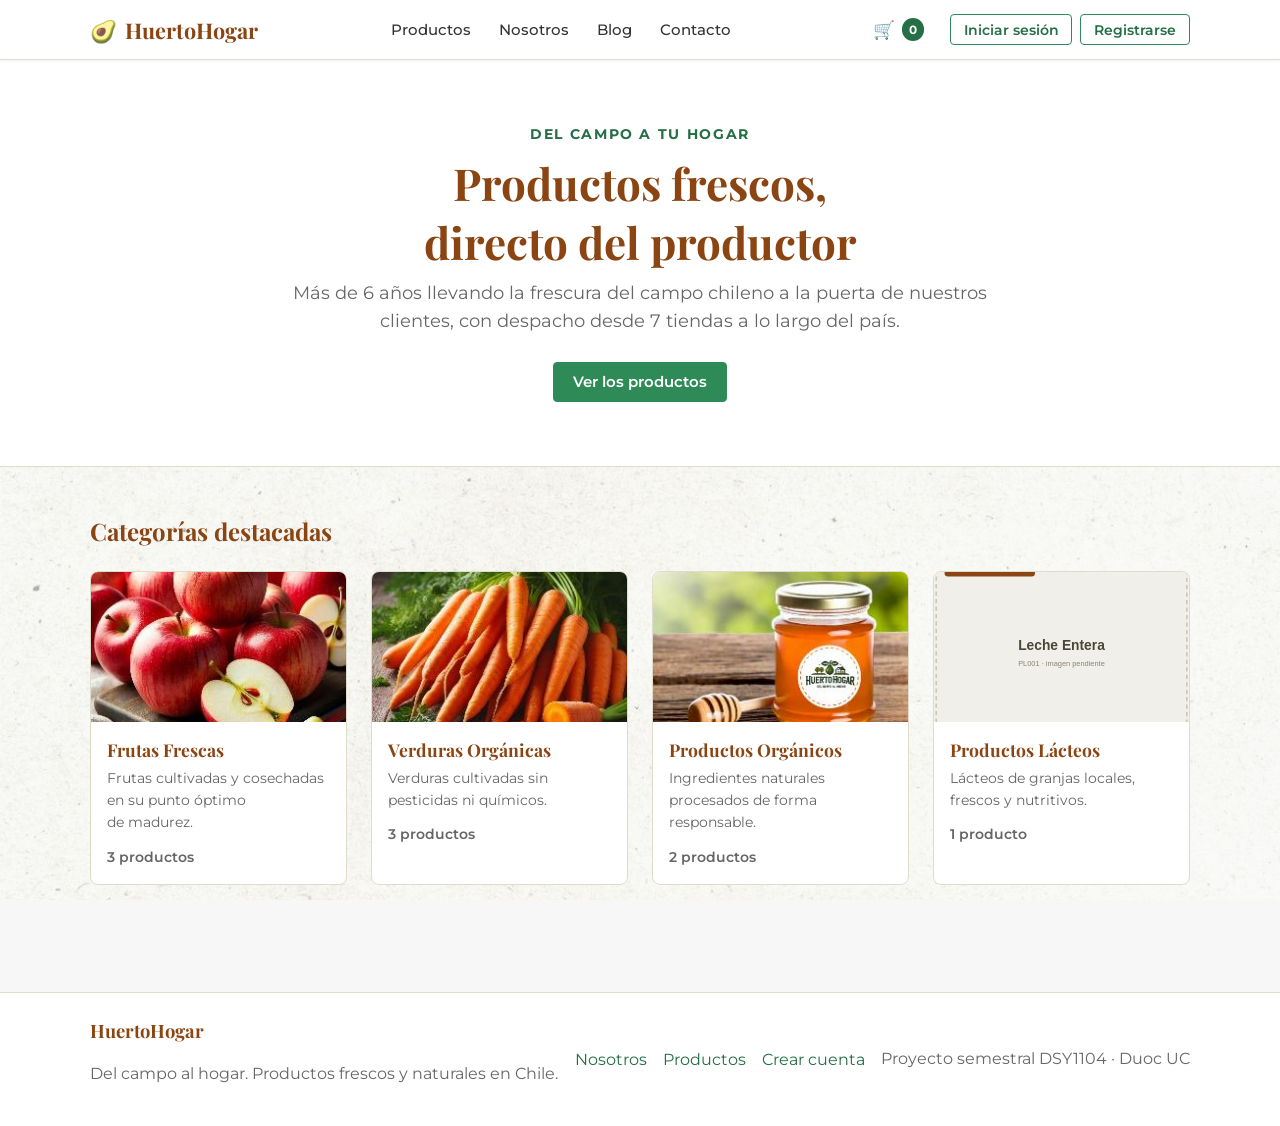
<file: frontend/index.html>
<!DOCTYPE html>
<html lang="es">

<head>
    <meta charset="utf-8">
    <meta name="viewport" content="width=device-width, initial-scale=1">
    <title>HuertoHogar — Del campo a tu hogar</title>
    <link rel="stylesheet" href="css/main.css">
</head>

<body data-page="index">
    <div data-parcial="header"></div>

    <main>
        <section class="hero">
            <div class="container hero-inner">
                <p class="eyebrow">Del campo a tu hogar</p>
                <h1>Productos frescos, directo del productor</h1>
                <p class="hero-lead">Más de 6 años llevando la frescura del campo chileno a la
                    puerta de nuestros clientes, con despacho desde 7 tiendas a lo largo del país.</p>
                <a class="btn btn-primary" href="productos.html">Ver los productos</a>
            </div>
        </section>

        <!-- inicio.js rellena la grilla con las categorías de productos.json. -->
        <section class="categorias container" aria-labelledby="titulo-categorias">
            <h2 id="titulo-categorias">Categorías destacadas</h2>
            <div class="grid-categorias" id="grid-categorias"></div>
        </section>
    </main>

    <div data-parcial="footer"></div>

    <script src="js/carrito.js"></script>
    <script src="js/productos.js"></script>
    <script src="js/inicio.js"></script>
    <script src="js/layout.js"></script>
</body>

</html>
</file>
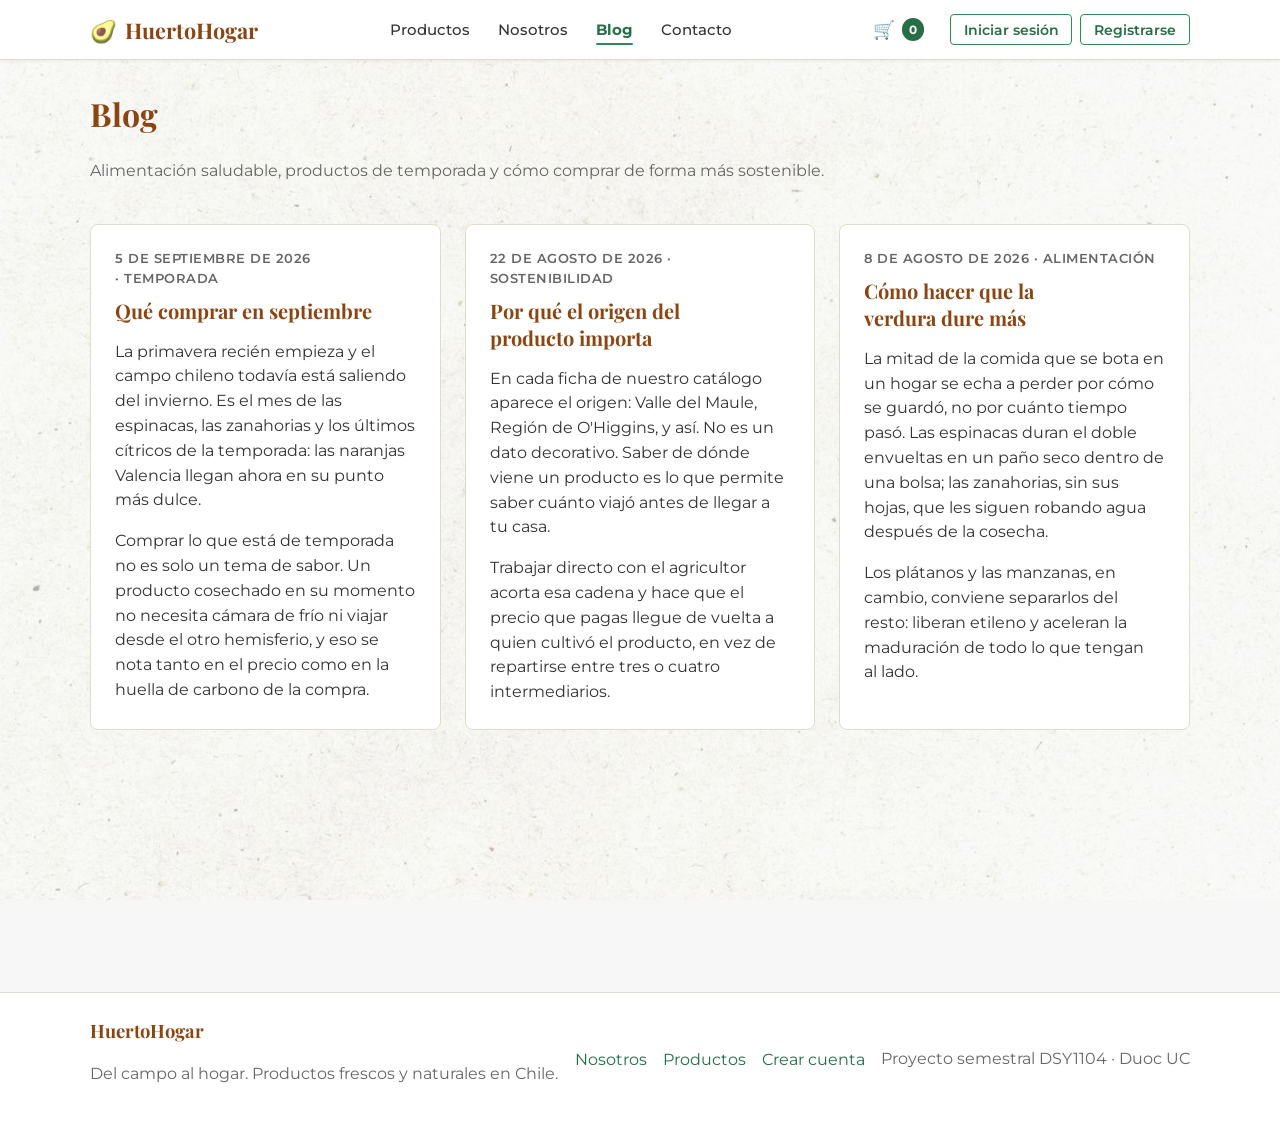
<file: frontend/blog.html>
<!DOCTYPE html>
<html lang="es">

<head>
    <meta charset="utf-8">
    <meta name="viewport" content="width=device-width, initial-scale=1">
    <title>Blog — HuertoHogar</title>
    <link rel="stylesheet" href="css/main.css">
</head>

<body data-page="blog">
    <div data-parcial="header"></div>

    <main class="container blog-pagina">
        <h1>Blog</h1>
        <p class="txt-secundario">Alimentación saludable, productos de temporada y
            cómo comprar de forma más sostenible.</p>

        <div class="grid-articulos">
            <article class="articulo-card">
                <p class="articulo-meta">
                    <time datetime="2026-09-05">5 de septiembre de 2026</time>
                    · Temporada
                </p>
                <h2>Qué comprar en septiembre</h2>
                <p>La primavera recién empieza y el campo chileno todavía está saliendo
                    del invierno. Es el mes de las espinacas, las zanahorias y los
                    últimos cítricos de la temporada: las naranjas Valencia llegan
                    ahora en su punto más dulce.</p>
                <p>Comprar lo que está de temporada no es solo un tema de sabor. Un
                    producto cosechado en su momento no necesita cámara de frío ni viajar
                    desde el otro hemisferio, y eso se nota tanto en el precio como en
                    la huella de carbono de la compra.</p>
            </article>

            <article class="articulo-card">
                <p class="articulo-meta">
                    <time datetime="2026-08-22">22 de agosto de 2026</time>
                    · Sostenibilidad
                </p>
                <h2>Por qué el origen del producto importa</h2>
                <p>En cada ficha de nuestro catálogo aparece el origen: Valle del Maule,
                    Región de O'Higgins, y así. No es un dato decorativo. Saber de dónde
                    viene un producto es lo que permite saber cuánto viajó antes de
                    llegar a tu casa.</p>
                <p>Trabajar directo con el agricultor acorta esa cadena y hace que el
                    precio que pagas llegue de vuelta a quien cultivó el producto, en
                    vez de repartirse entre tres o cuatro intermediarios.</p>
            </article>

            <article class="articulo-card">
                <p class="articulo-meta">
                    <time datetime="2026-08-08">8 de agosto de 2026</time>
                    · Alimentación
                </p>
                <h2>Cómo hacer que la verdura dure más</h2>
                <p>La mitad de la comida que se bota en un hogar se echa a perder por
                    cómo se guardó, no por cuánto tiempo pasó. Las espinacas duran el
                    doble envueltas en un paño seco dentro de una bolsa; las zanahorias,
                    sin sus hojas, que les siguen robando agua después de la cosecha.</p>
                <p>Los plátanos y las manzanas, en cambio, conviene separarlos del
                    resto: liberan etileno y aceleran la maduración de todo lo que
                    tengan al lado.</p>
            </article>
        </div>
    </main>

    <div data-parcial="footer"></div>

    <script src="js/carrito.js"></script>
    <script src="js/layout.js"></script>
</body>

</html>
</file>
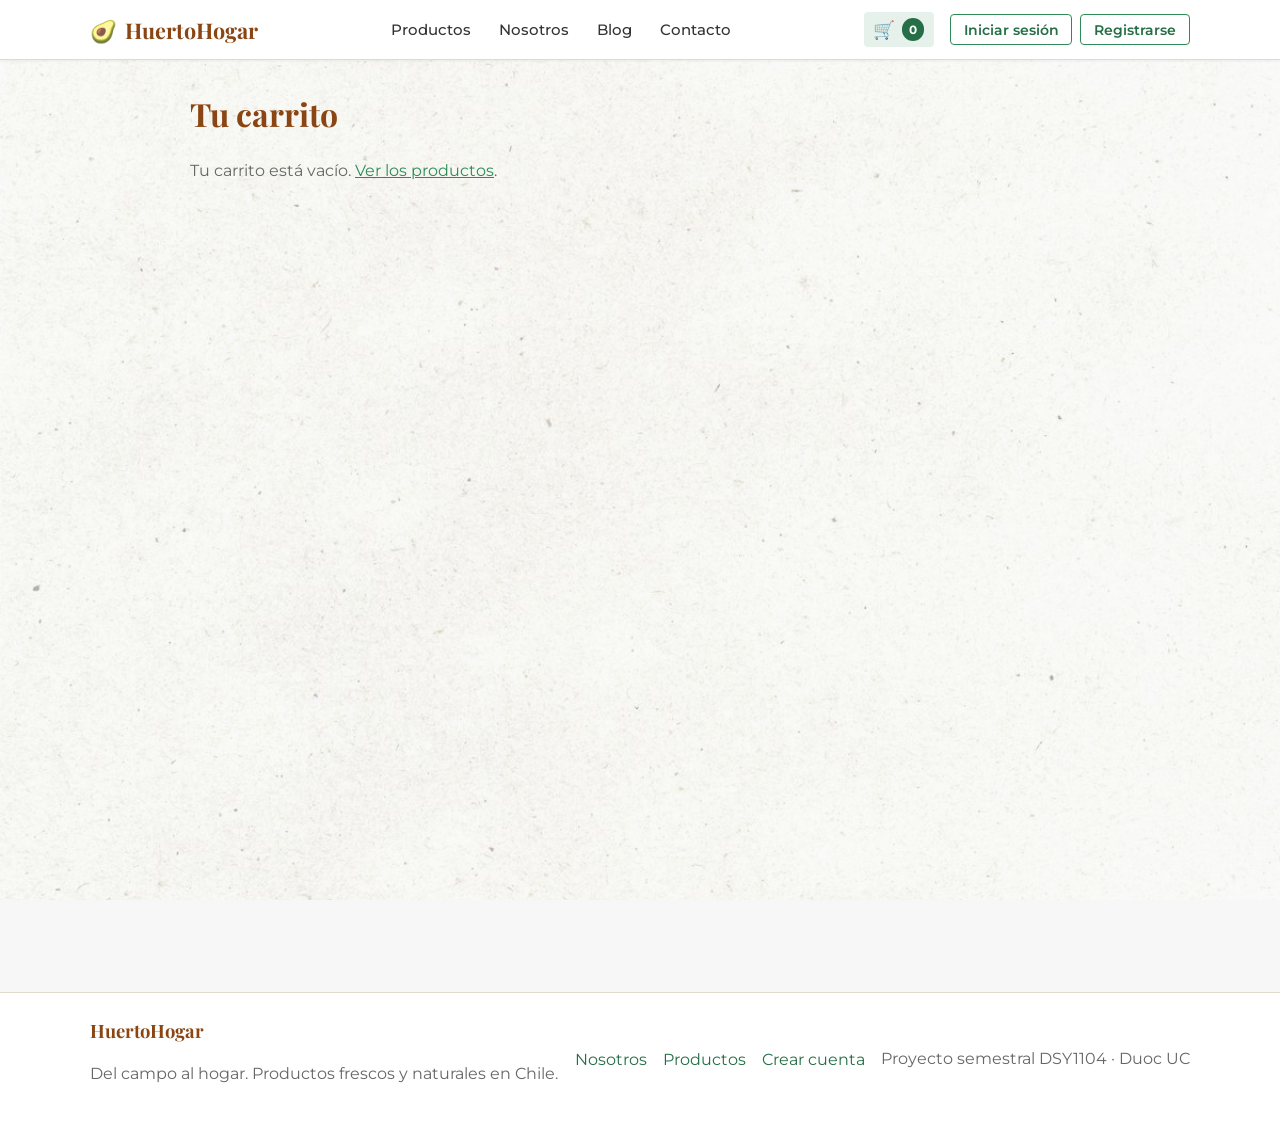
<file: frontend/carrito.html>
<!DOCTYPE html>
<html lang="es">

<head>
    <meta charset="utf-8">
    <meta name="viewport" content="width=device-width, initial-scale=1">
    <title>Carrito — HuertoHogar</title>
    <link rel="stylesheet" href="css/main.css">
</head>

<body data-page="carrito">
    <div data-parcial="header"></div>

    <main class="container carrito-pagina">
        <h1>Tu carrito</h1>

        <ul id="lista-carrito" class="carrito-lista">
          <!-- Los items del carrito se mostrarán aquí -->
        </ul>

        <!-- renderizarCarrito() muestra este párrafo y esconde #resumen-carrito
             cuando el carrito está vacío, y al revés cuando tiene items. -->
        <p id="carrito-vacio" class="carrito-vacio">
          Tu carrito está vacío. <a href="productos.html">Ver los productos</a>.
        </p>

        <div id="resumen-carrito" class="carrito-resumen">
          <p class="carrito-total">Total: <span id="total-carrito">0</span></p>
          <div class="carrito-acciones">
            <button id="btn-vaciar" class="btn">Vaciar carrito</button>
            <button id="btn-confirmar" class="btn btn-primary">Confirmar pedido</button>
          </div>
        </div>

        <!-- confirmarPedido() pinta acá la boleta y saca el hidden. -->
        <section id="comprobante" class="comprobante" aria-live="polite" hidden></section>
    </main>

    <div data-parcial="footer"></div>

    <script src="js/carrito.js"></script>
    <script src="js/carrito-vista.js"></script>
    <script src="js/layout.js"></script>
</body>

</html>
</file>
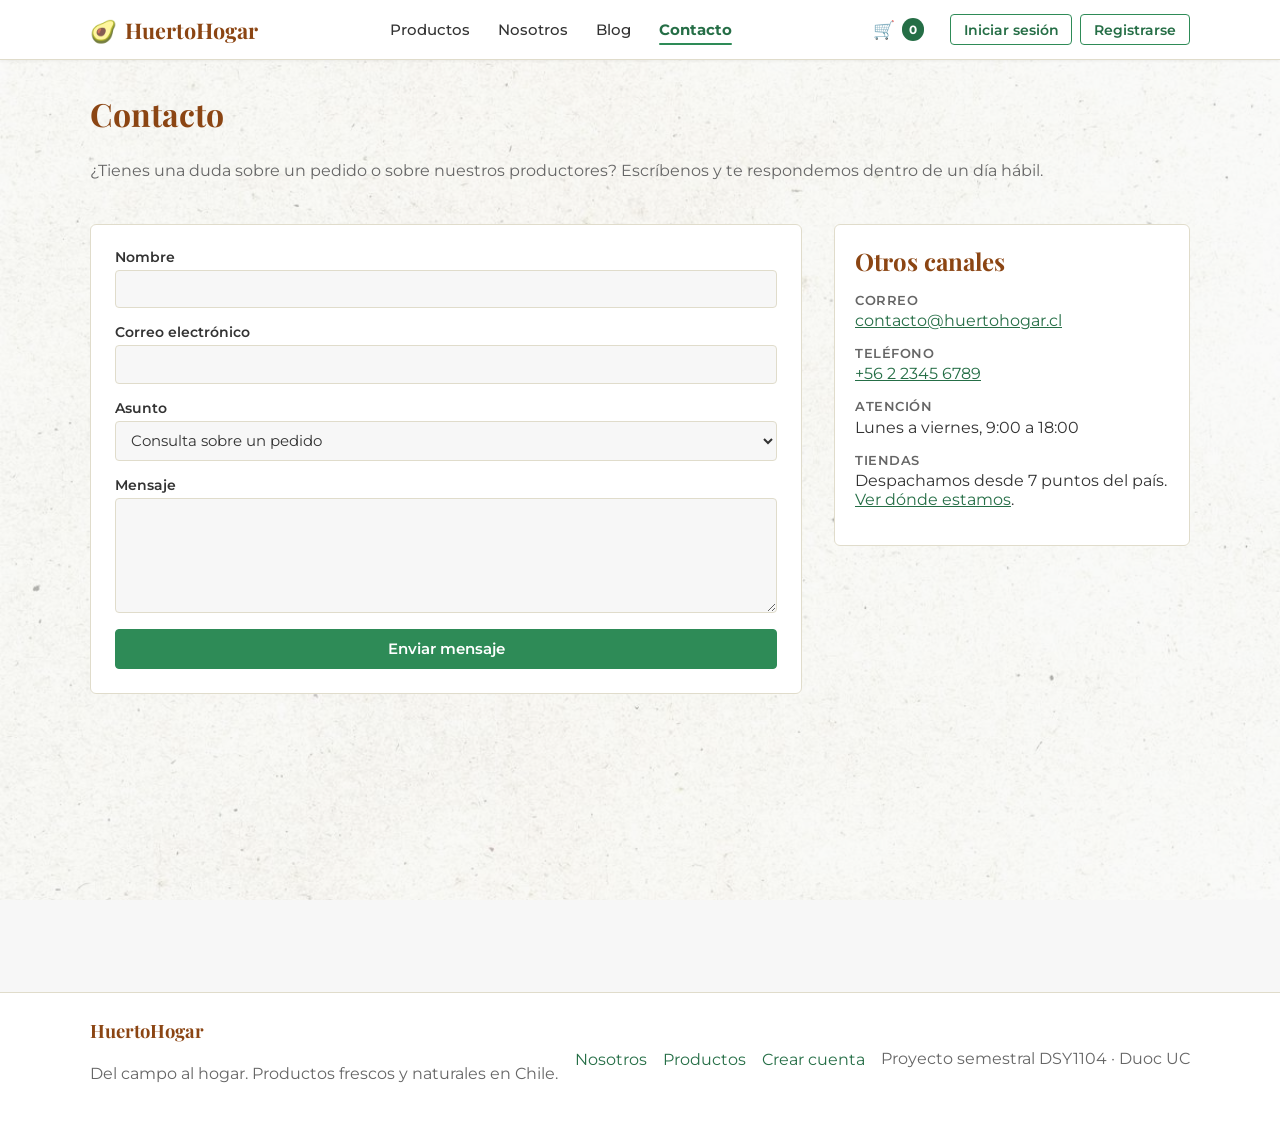
<file: frontend/contacto.html>
<!DOCTYPE html>
<html lang="es">

<head>
    <meta charset="utf-8">
    <meta name="viewport" content="width=device-width, initial-scale=1">
    <title>Contacto — HuertoHogar</title>
    <link rel="stylesheet" href="css/main.css">
</head>

<body data-page="contacto">
    <div data-parcial="header"></div>

    <!-- novalidate por la misma razón que en login y registro: la EV1 pide que
         las validaciones las haga JavaScript y no el navegador. -->
    <main class="container contacto-pagina">
        <h1>Contacto</h1>
        <p class="txt-secundario">¿Tienes una duda sobre un pedido o sobre nuestros
            productores? Escríbenos y te respondemos dentro de un día hábil.</p>

        <div class="contacto-columnas">
            <form class="formulario" id="form-contacto" novalidate>
                <p class="form-mensaje" id="contacto-mensaje" role="status"></p>

                <div class="campo">
                    <label for="contacto-nombre">Nombre</label>
                    <input type="text" id="contacto-nombre" name="nombre" autocomplete="name"
                        aria-describedby="error-contacto-nombre">
                    <p class="error" id="error-contacto-nombre"></p>
                </div>

                <div class="campo">
                    <label for="contacto-email">Correo electrónico</label>
                    <input type="email" id="contacto-email" name="email" autocomplete="email"
                        aria-describedby="error-contacto-email">
                    <p class="error" id="error-contacto-email"></p>
                </div>

                <div class="campo">
                    <label for="contacto-asunto">Asunto</label>
                    <select id="contacto-asunto" name="asunto">
                        <option value="pedido">Consulta sobre un pedido</option>
                        <option value="productos">Consulta sobre un producto</option>
                        <option value="despacho">Despacho y cobertura</option>
                        <option value="otro">Otro</option>
                    </select>
                </div>

                <div class="campo">
                    <label for="contacto-mensaje-texto">Mensaje</label>
                    <textarea id="contacto-mensaje-texto" name="mensaje" rows="5"
                        aria-describedby="error-contacto-mensaje"></textarea>
                    <p class="error" id="error-contacto-mensaje"></p>
                </div>

                <button type="submit" class="btn btn-primary">Enviar mensaje</button>
            </form>

            <aside class="contacto-datos" aria-labelledby="titulo-datos">
                <h2 id="titulo-datos">Otros canales</h2>
                <dl>
                    <dt>Correo</dt>
                    <dd><a href="mailto:contacto@huertohogar.cl">contacto@huertohogar.cl</a></dd>

                    <dt>Teléfono</dt>
                    <dd><a href="tel:+56223456789">+56 2 2345 6789</a></dd>

                    <dt>Atención</dt>
                    <dd>Lunes a viernes, 9:00 a 18:00</dd>

                    <dt>Tiendas</dt>
                    <dd>Despachamos desde 7 puntos del país.
                        <a href="nosotros.html">Ver dónde estamos</a>.</dd>
                </dl>
            </aside>
        </div>
    </main>

    <div data-parcial="footer"></div>

    <script src="js/carrito.js"></script>
    <script src="js/validaciones.js"></script>
    <script src="js/layout.js"></script>
</body>

</html>
</file>
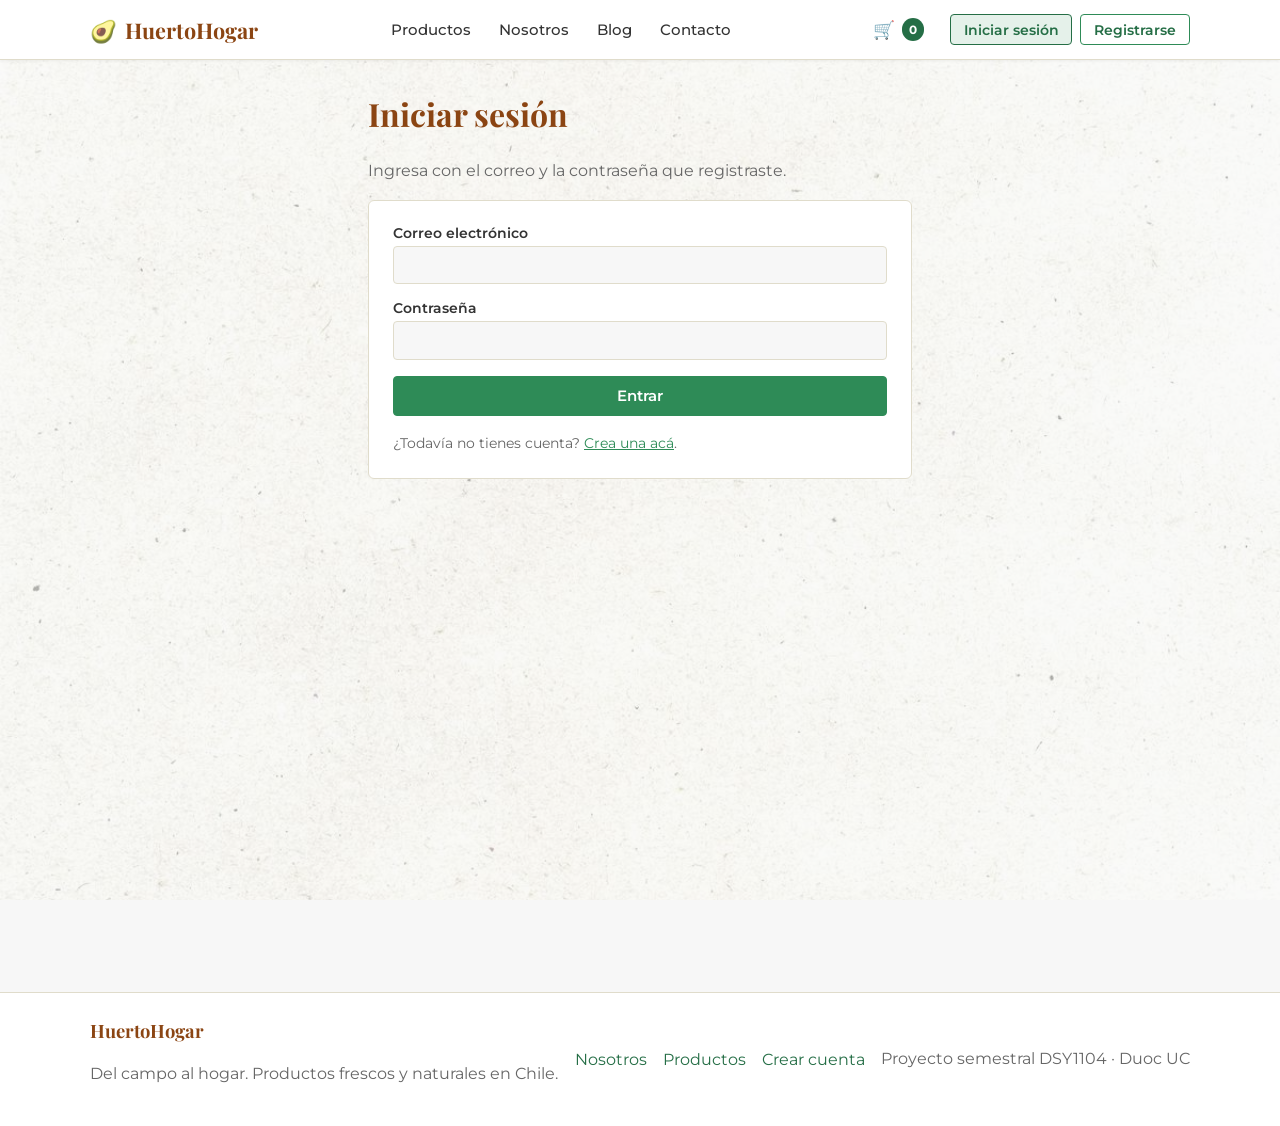
<file: frontend/login.html>
<!DOCTYPE html>
<html lang="es">

<head>
    <meta charset="utf-8">
    <meta name="viewport" content="width=device-width, initial-scale=1">
    <title>Iniciar sesión — HuertoHogar</title>
    <link rel="stylesheet" href="css/main.css">
</head>

<body data-page="login">
    <div data-parcial="header"></div>

    <!-- novalidate apaga la validación nativa del navegador a propósito: la EV1
         pide "validaciones mediante JavaScript", así que quien decide es
         validaciones.js y no el <input type="email">. -->
    <main class="formulario-pagina">
        <h1>Iniciar sesión</h1>
        <p class="txt-secundario">Ingresa con el correo y la contraseña que registraste.</p>

        <form class="formulario" id="form-login" novalidate>
            <p class="form-mensaje" id="login-mensaje" role="status"></p>

            <div class="campo">
                <label for="login-email">Correo electrónico</label>
                <input type="email" id="login-email" name="email" autocomplete="email"
                    aria-describedby="error-login-email">
                <p class="error" id="error-login-email"></p>
            </div>

            <div class="campo">
                <label for="login-password">Contraseña</label>
                <input type="password" id="login-password" name="password" autocomplete="current-password"
                    aria-describedby="error-login-password">
                <p class="error" id="error-login-password"></p>
            </div>

            <button type="submit" class="btn btn-primary">Entrar</button>
            <p class="form-pie">¿Todavía no tienes cuenta? <a href="registro.html">Crea una acá</a>.</p>
        </form>
    </main>

    <div data-parcial="footer"></div>

    <script src="js/carrito.js"></script>
    <script src="js/validaciones.js"></script>
    <script src="js/layout.js"></script>
</body>

</html>
</file>
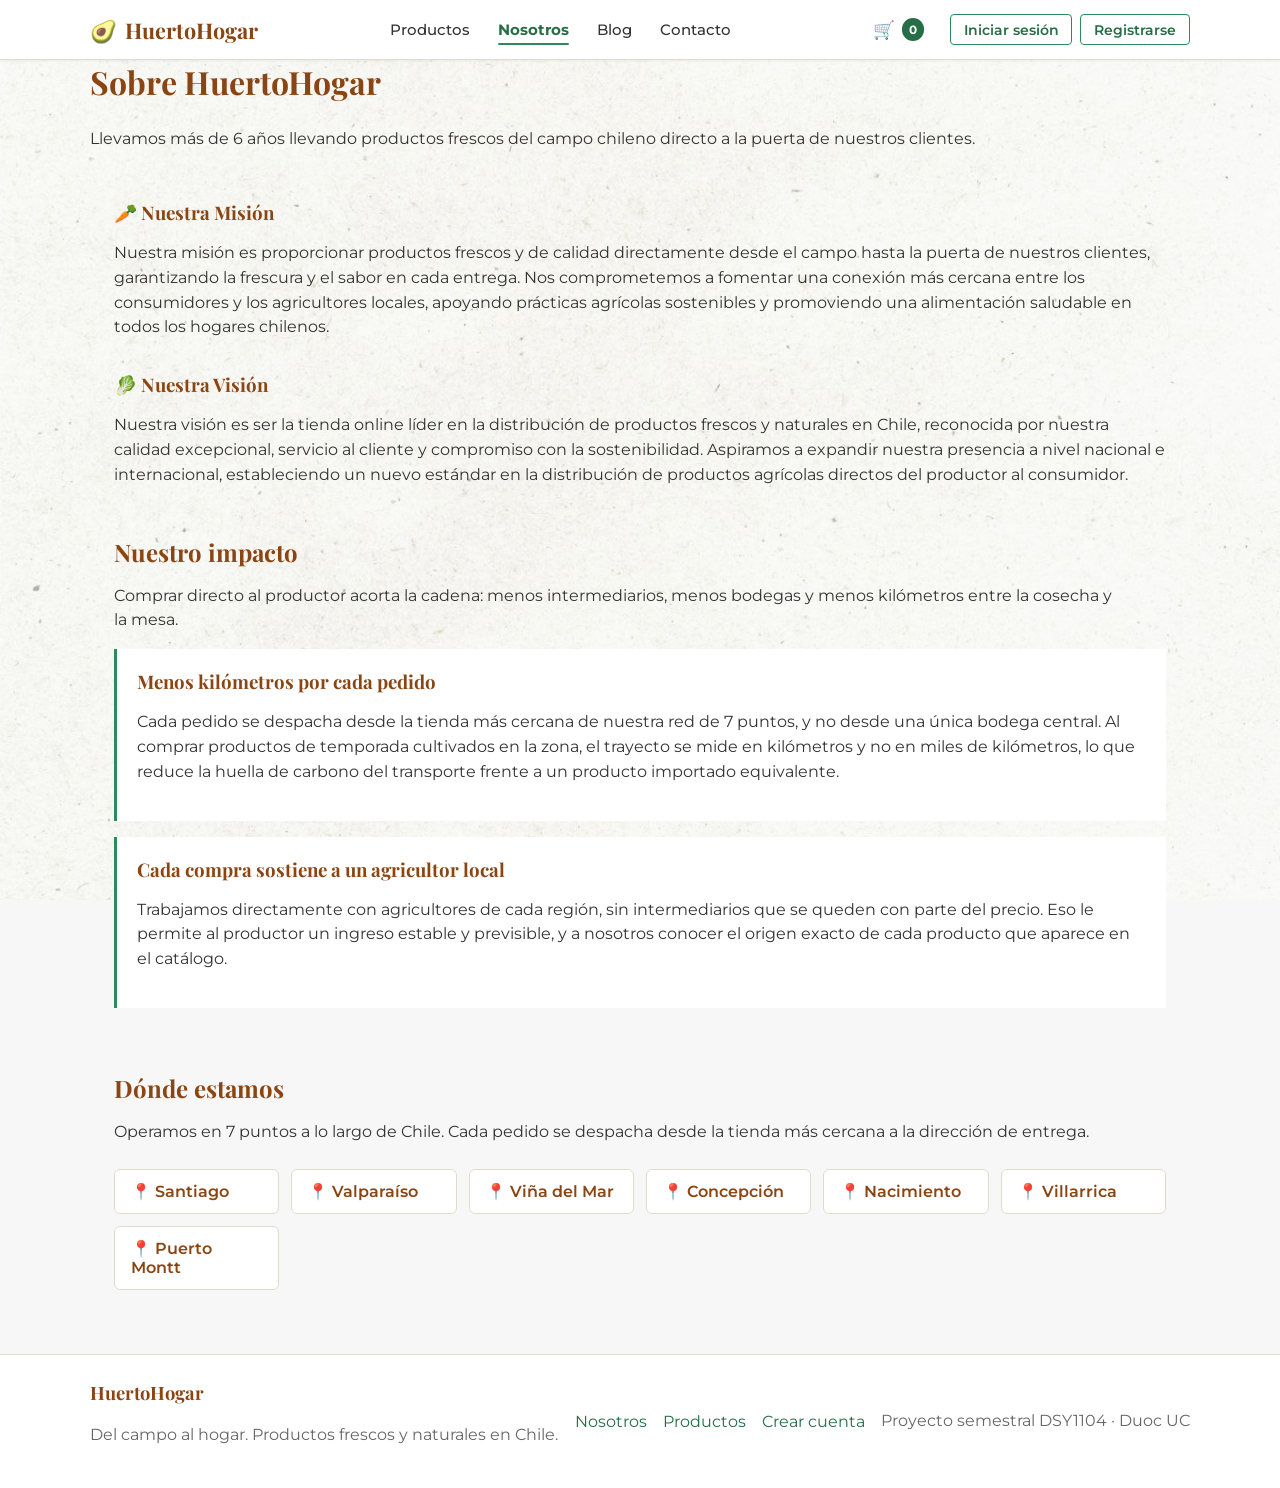
<file: frontend/nosotros.html>
<!DOCTYPE html>
<html lang="es">

<head>
    <meta charset="utf-8">
    <meta name="viewport" content="width=device-width, initial-scale=1">
    <title>Nosotros — HuertoHogar</title>
    <link rel="stylesheet" href="css/main.css">
</head>

<body data-page="nosotros">
    <div data-parcial="header"></div>

    <main class="container">
        <h1>Sobre HuertoHogar</h1>
        <p>Llevamos más de 6 años llevando productos frescos del campo chileno
            directo a la puerta de nuestros clientes.</p>

        <section class="mision-vision container" aria-labelledby="titulo-mision-vision">
            <h2 id="titulo-mision-vision" class="visualmente-oculto">Misión y visión</h2>
            <article class="mision">
                <h3>🥕 Nuestra Misión</h3>
                <p>Nuestra misión es proporcionar productos frescos y de calidad directamente desde el campo hasta
                    la puerta de nuestros clientes, garantizando la frescura y el sabor en cada entrega. Nos
                    comprometemos a fomentar una conexión más cercana entre los consumidores y los agricultores
                    locales, apoyando prácticas agrícolas sostenibles y promoviendo una alimentación saludable en
                    todos los hogares chilenos.</p>
            </article>
            <article class="vision">
                <h3>🥬 Nuestra Visión</h3>
                <p>Nuestra visión es ser la tienda online líder en la distribución de productos frescos y naturales en
                    Chile, reconocida por nuestra calidad excepcional, servicio al cliente y compromiso con la
                    sostenibilidad. Aspiramos a expandir nuestra presencia a nivel nacional e internacional,
                    estableciendo un nuevo estándar en la distribución de productos agrícolas directos del productor al
                    consumidor.</p>
            </article>
        </section>

        <section class="impacto-ambiental container" aria-labelledby="titulo-impacto">
            <h2 id="titulo-impacto">Nuestro impacto</h2>
            <p>Comprar directo al productor acorta la cadena: menos intermediarios,
                menos bodegas y menos kilómetros entre la cosecha y la mesa.</p>
            <div class="carbono">
                <h3>Menos kilómetros por cada pedido</h3>
                <p>Cada pedido se despacha desde la tienda más cercana de nuestra red
                    de 7 puntos, y no desde una única bodega central. Al comprar productos
                    de temporada cultivados en la zona, el trayecto se mide en kilómetros
                    y no en miles de kilómetros, lo que reduce la huella de carbono del
                    transporte frente a un producto importado equivalente.</p>
            </div>
            <div class="contribuciones">
                <h3>Cada compra sostiene a un agricultor local</h3>
                <p>Trabajamos directamente con agricultores de cada región, sin
                    intermediarios que se queden con parte del precio. Eso le permite al
                    productor un ingreso estable y previsible, y a nosotros conocer el
                    origen exacto de cada producto que aparece en el catálogo.</p>
            </div>
        </section>

        <section class="tiendas container" aria-labelledby="titulo-tiendas">
            <h2 id="titulo-tiendas">Dónde estamos</h2>
            <p>Operamos en 7 puntos a lo largo de Chile. Cada pedido se despacha
                desde la tienda más cercana a la dirección de entrega.</p>
            <ul class="lista-tiendas">
                <li>Santiago</li>
                <li>Valparaíso</li>
                <li>Viña del Mar</li>
                <li>Concepción</li>
                <li>Nacimiento</li>
                <li>Villarrica</li>
                <li>Puerto Montt</li>
            </ul>
        </section>
    </main>

    <div data-parcial="footer"></div>

    <script src="js/carrito.js"></script>
    <script src="js/layout.js"></script>
</body>

</html>
</file>
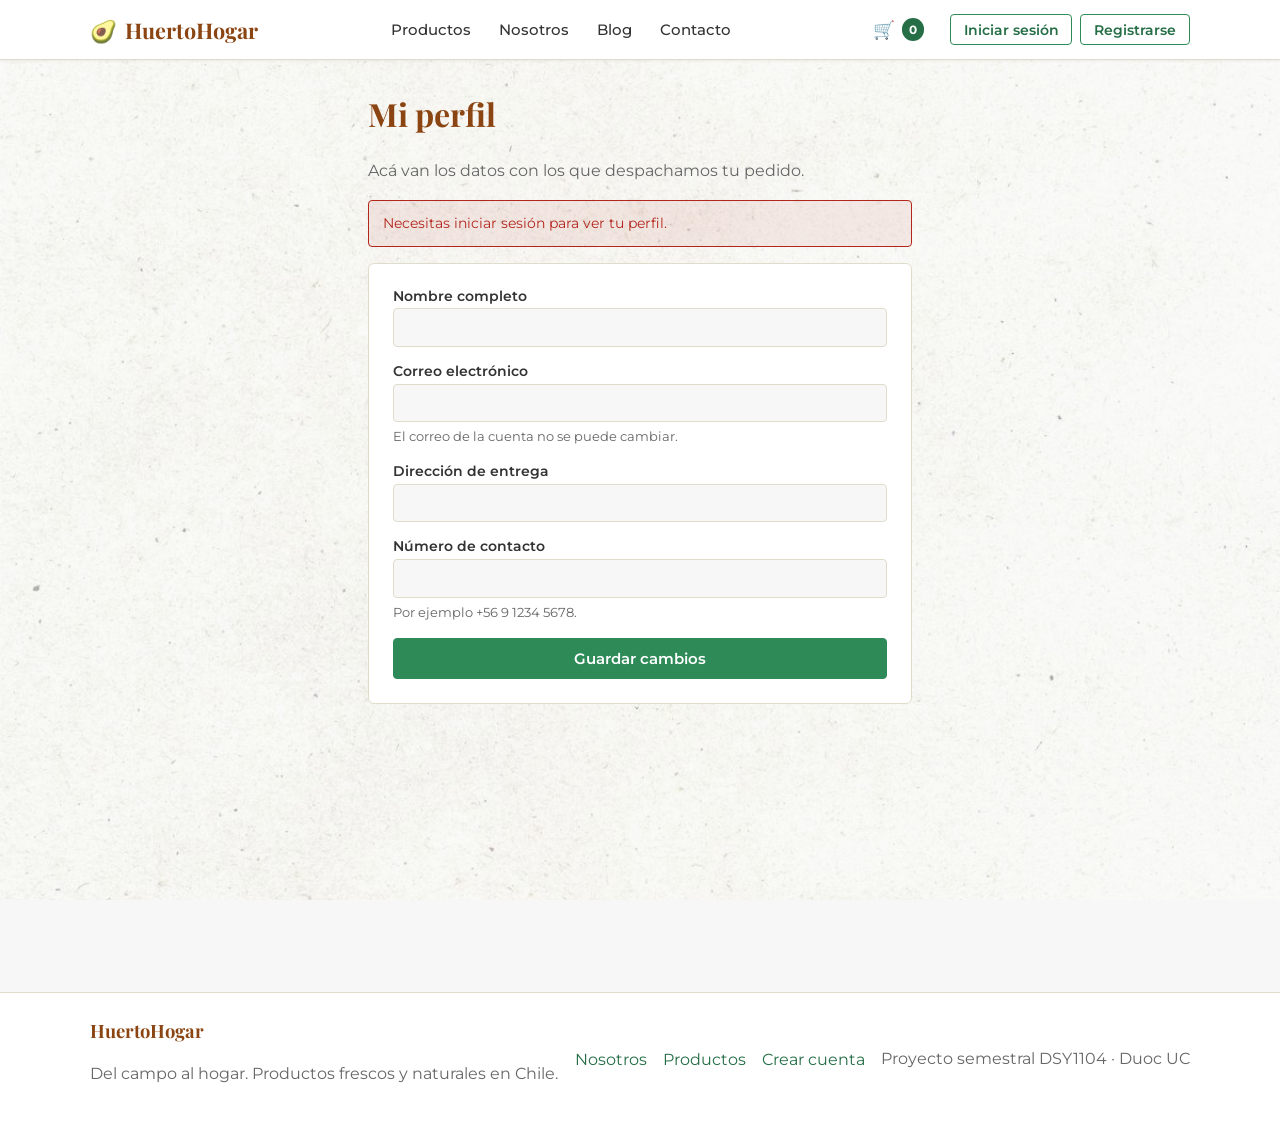
<file: frontend/perfil.html>
<!DOCTYPE html>
<html lang="es">

<head>
    <meta charset="utf-8">
    <meta name="viewport" content="width=device-width, initial-scale=1">
    <title>Mi perfil — HuertoHogar</title>
    <link rel="stylesheet" href="css/main.css">
</head>

<body data-page="perfil">
    <div data-parcial="header"></div>

    <!-- novalidate: la validación la hace validaciones.js, no el navegador
         (requisito de la EV1). Ver el mismo comentario en login.html. -->
    <main class="formulario-pagina">
        <h1>Mi perfil</h1>
        <p class="txt-secundario">Acá van los datos con los que despachamos tu pedido.</p>

        <p class="form-mensaje" id="perfil-mensaje" role="status"></p>

        <form class="formulario" id="form-perfil" novalidate>
            <div class="campo">
                <label for="perfil-nombre">Nombre completo</label>
                <input type="text" id="perfil-nombre" name="nombre" autocomplete="name"
                    aria-describedby="error-perfil-nombre">
                <p class="error" id="error-perfil-nombre"></p>
            </div>

            <!-- El correo identifica la cuenta, así que se muestra pero no se
                 edita: cambiarlo dejaría al login sin contra qué comparar. -->
            <div class="campo">
                <label for="perfil-email">Correo electrónico</label>
                <input type="email" id="perfil-email" name="email" readonly aria-describedby="ayuda-perfil-email">
                <p class="ayuda txt-secundario" id="ayuda-perfil-email">El correo de la cuenta no se puede cambiar.</p>
            </div>

            <div class="campo">
                <label for="perfil-direccion">Dirección de entrega</label>
                <input type="text" id="perfil-direccion" name="direccion" autocomplete="street-address"
                    aria-describedby="error-perfil-direccion">
                <p class="error" id="error-perfil-direccion"></p>
            </div>

            <div class="campo">
                <label for="perfil-telefono">Número de contacto</label>
                <input type="tel" id="perfil-telefono" name="telefono" autocomplete="tel"
                    aria-describedby="ayuda-perfil-telefono error-perfil-telefono">
                <p class="ayuda txt-secundario" id="ayuda-perfil-telefono">Por ejemplo +56 9 1234 5678.</p>
                <p class="error" id="error-perfil-telefono"></p>
            </div>

            <button type="submit" class="btn btn-primary">Guardar cambios</button>
        </form>
    </main>

    <div data-parcial="footer"></div>

    <script src="js/carrito.js"></script>
    <script src="js/validaciones.js"></script>
    <script src="js/layout.js"></script>
</body>

</html>
</file>
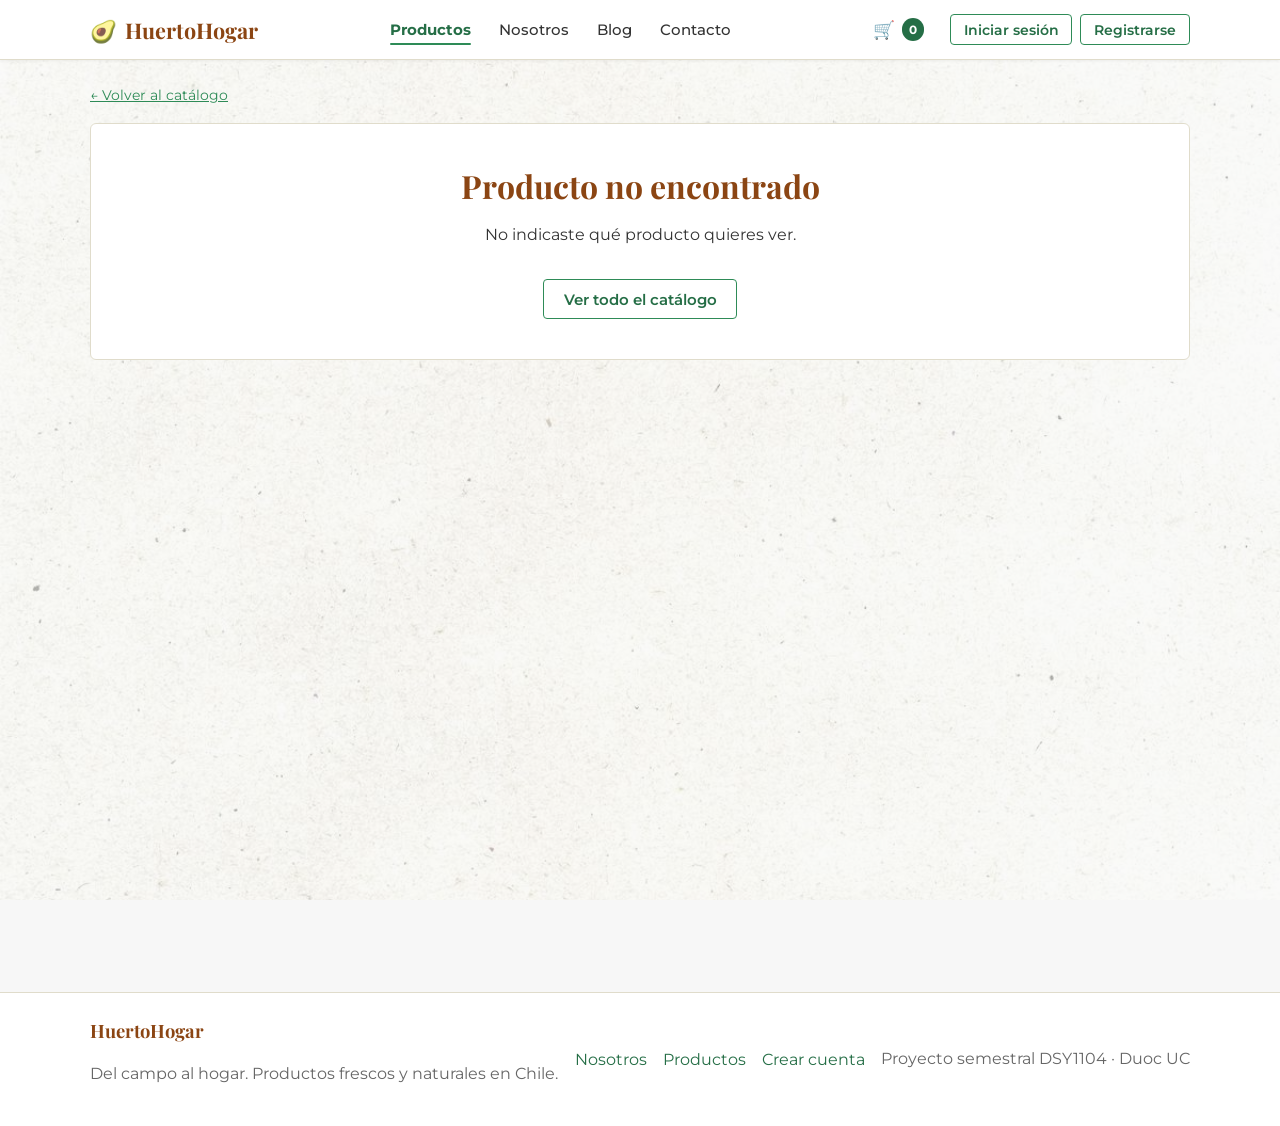
<file: frontend/producto.html>
<!DOCTYPE html>
<html lang="es">

<head>
    <meta charset="utf-8">
    <meta name="viewport" content="width=device-width, initial-scale=1">
    <title>Producto — HuertoHogar</title>
    <link rel="stylesheet" href="css/main.css">
</head>

<body data-page="productos">
    <div data-parcial="header"></div>

    <main class="container detalle-pagina">
        <p class="volver"><a href="productos.html">&larr; Volver al catálogo</a></p>

        <!-- producto-detalle.js pinta acá dentro según el ?codigo= de la URL,
             o un mensaje si ese código no existe. -->
        <div id="detalle-producto"></div>
    </main>

    <div data-parcial="footer"></div>

    <script src="js/carrito.js"></script>
    <script src="js/productos.js"></script>
    <script src="js/producto-detalle.js"></script>
    <script src="js/layout.js"></script>
</body>

</html>
</file>
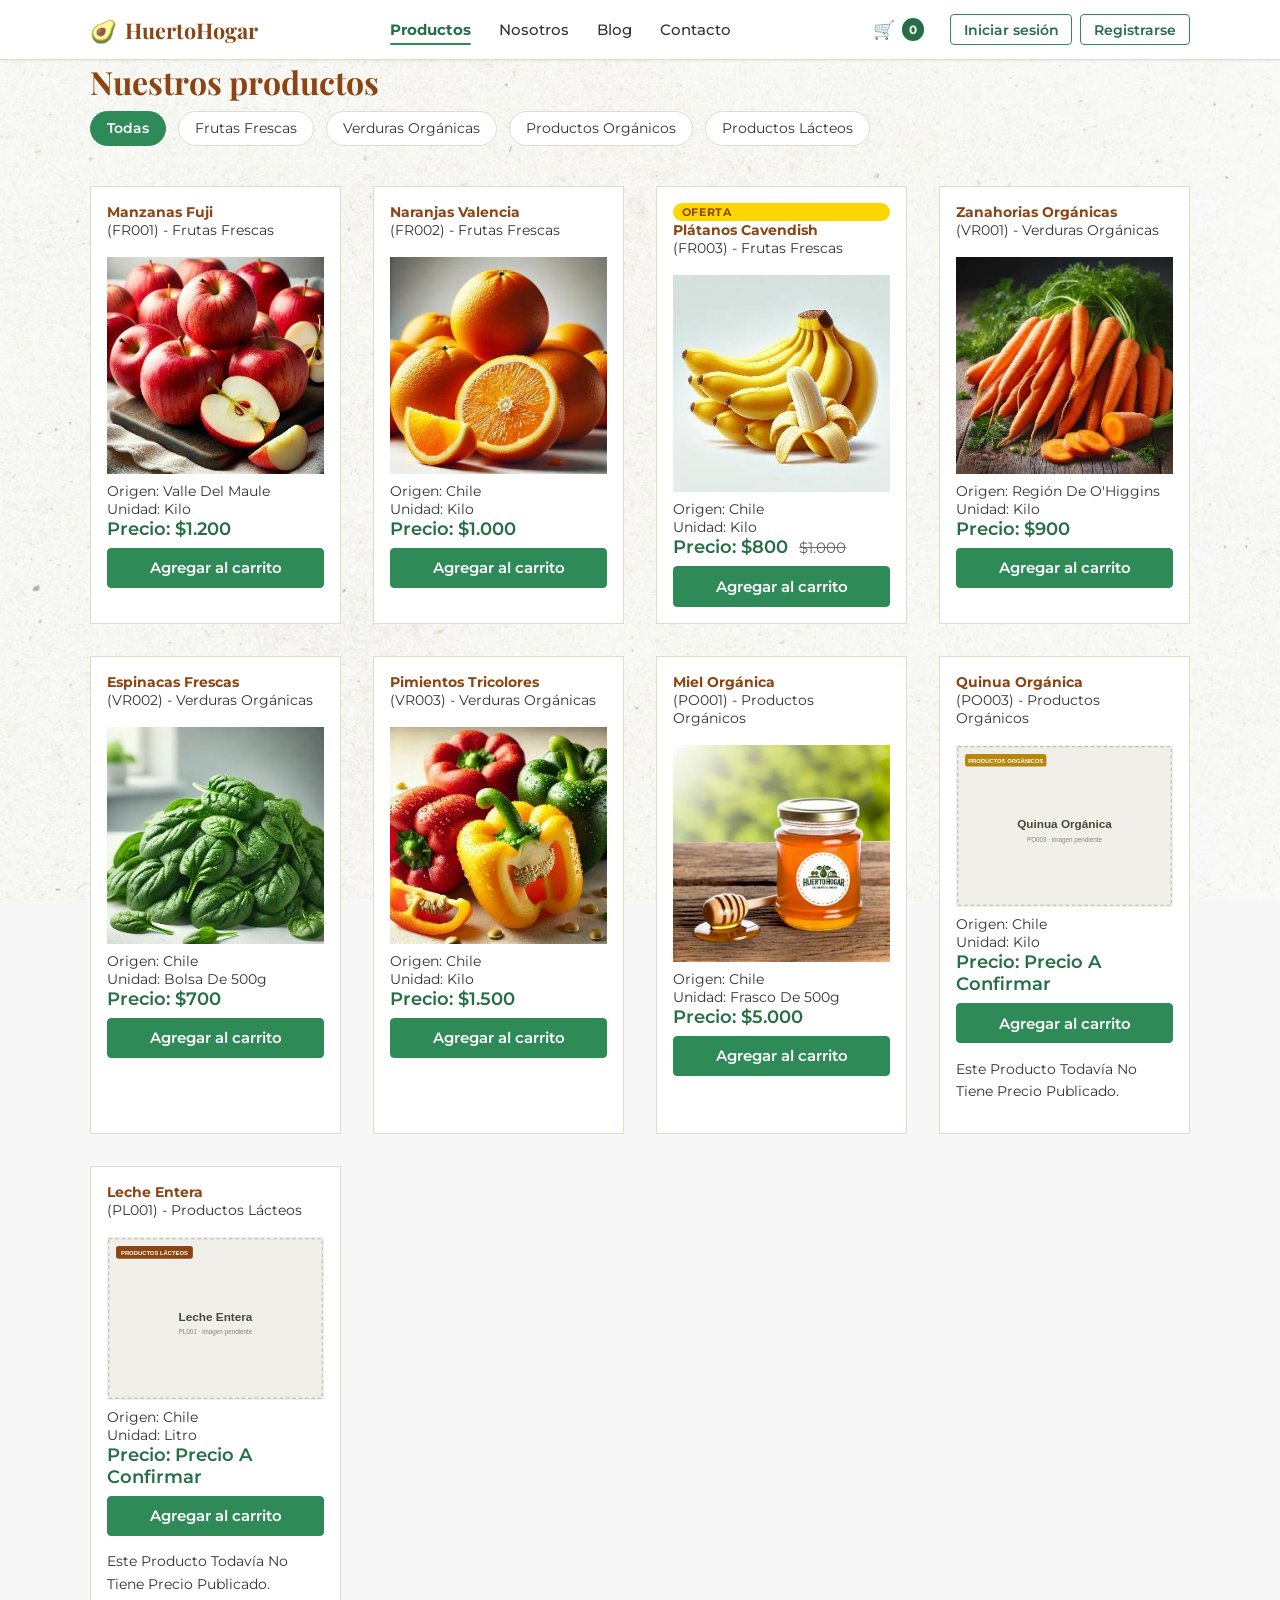
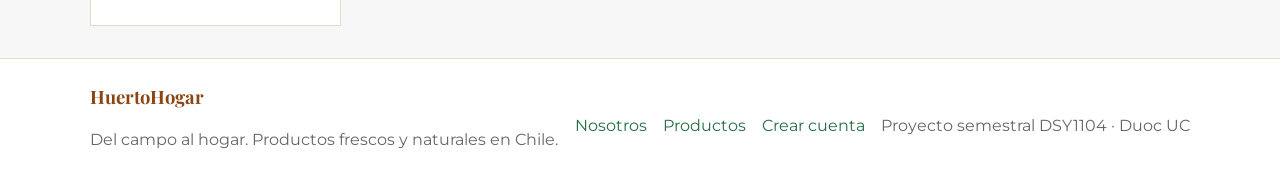
<file: frontend/productos.html>
<!DOCTYPE html>
<html lang="es">

<head>
    <meta charset="utf-8">
    <meta name="viewport" content="width=device-width, initial-scale=1">
    <title>Productos — HuertoHogar</title>
    <link rel="stylesheet" href="css/main.css">
</head>

<body data-page="productos">
    <div data-parcial="header"></div>

    <main class="container">
        <h1>Nuestros productos</h1>
         <div class="filtros"></div>
    <div class="grid-productos" id="grid-productos"></div>
    </main>

    <div data-parcial="footer"></div>

    <script src="js/carrito.js"></script>
    <script src="js/productos.js"></script>
    <script src="js/catalogo.js"></script>
    <script src="js/layout.js"></script>
</body>

</html>
</file>
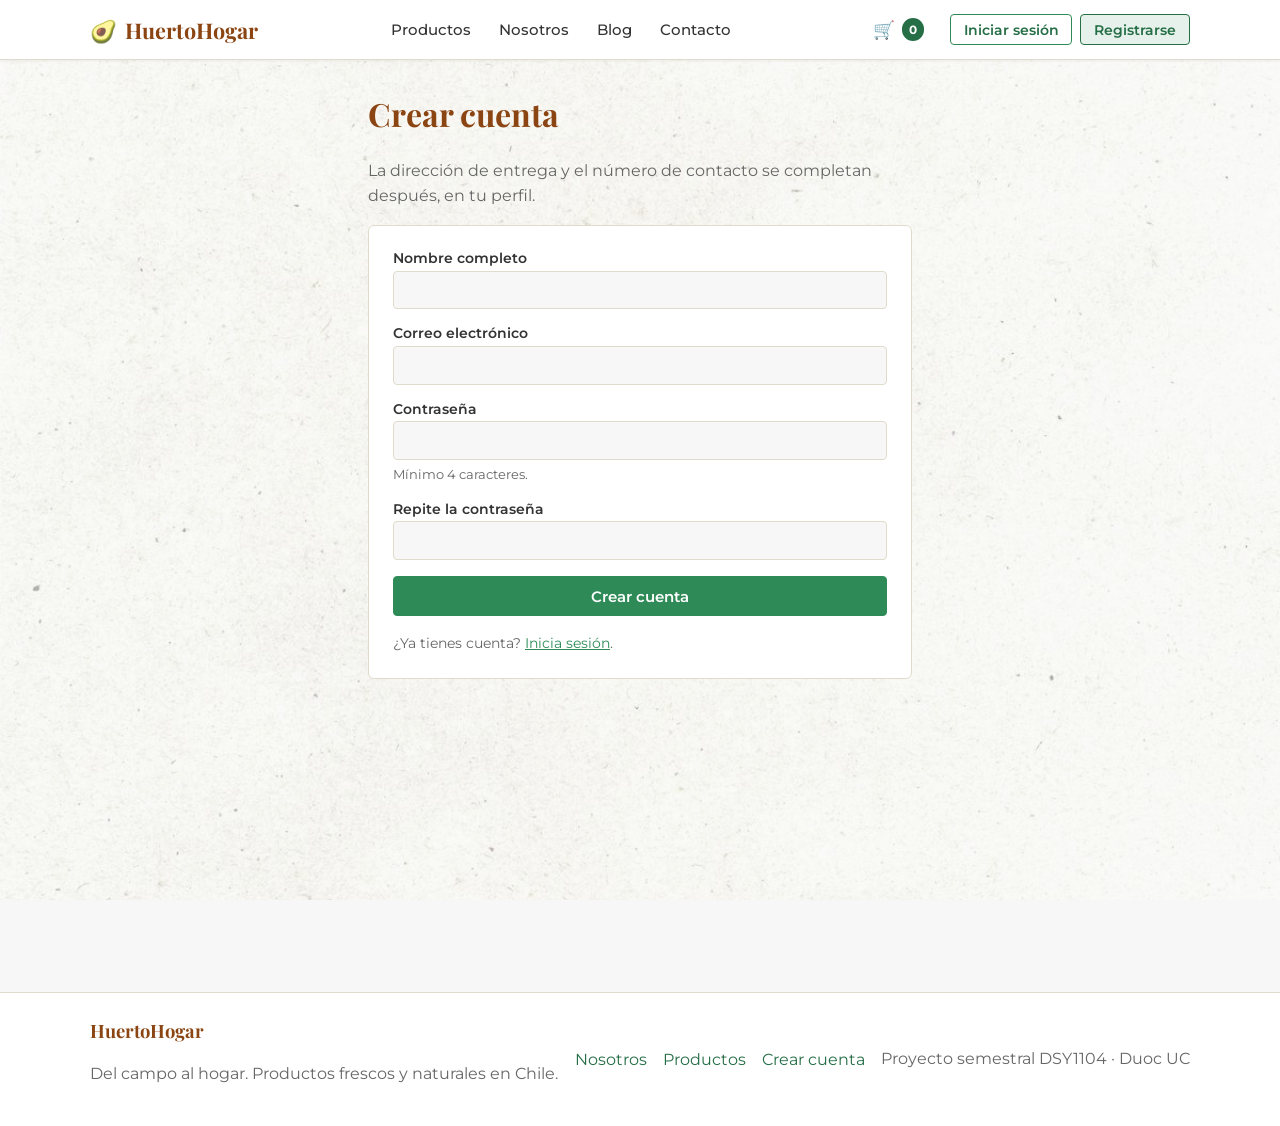
<file: frontend/registro.html>
<!DOCTYPE html>
<html lang="es">

<head>
    <meta charset="utf-8">
    <meta name="viewport" content="width=device-width, initial-scale=1">
    <title>Crear cuenta — HuertoHogar</title>
    <link rel="stylesheet" href="css/main.css">
</head>

<body data-page="registro">
    <div data-parcial="header"></div>

    <!-- novalidate: la validación la hace validaciones.js, no el navegador
         (requisito de la EV1). Ver el mismo comentario en login.html. -->
    <main class="formulario-pagina">
        <h1>Crear cuenta</h1>
        <p class="txt-secundario">La dirección de entrega y el número de contacto se completan después, en tu
            perfil.</p>

        <form class="formulario" id="form-registro" novalidate>
            <p class="form-mensaje" id="registro-mensaje" role="status"></p>

            <div class="campo">
                <label for="registro-nombre">Nombre completo</label>
                <input type="text" id="registro-nombre" name="nombre" autocomplete="name"
                    aria-describedby="error-registro-nombre">
                <p class="error" id="error-registro-nombre"></p>
            </div>

            <div class="campo">
                <label for="registro-email">Correo electrónico</label>
                <input type="email" id="registro-email" name="email" autocomplete="email"
                    aria-describedby="error-registro-email">
                <p class="error" id="error-registro-email"></p>
            </div>

            <div class="campo">
                <label for="registro-password">Contraseña</label>
                <input type="password" id="registro-password" name="password" autocomplete="new-password"
                    aria-describedby="ayuda-registro-password error-registro-password">
                <p class="ayuda txt-secundario" id="ayuda-registro-password">Mínimo 4 caracteres.</p>
                <p class="error" id="error-registro-password"></p>
            </div>

            <div class="campo">
                <label for="registro-confirmacion">Repite la contraseña</label>
                <input type="password" id="registro-confirmacion" name="confirmacion" autocomplete="new-password"
                    aria-describedby="error-registro-confirmacion">
                <p class="error" id="error-registro-confirmacion"></p>
            </div>

            <button type="submit" class="btn btn-primary">Crear cuenta</button>
            <p class="form-pie">¿Ya tienes cuenta? <a href="login.html">Inicia sesión</a>.</p>
        </form>
    </main>

    <div data-parcial="footer"></div>

    <script src="js/carrito.js"></script>
    <script src="js/validaciones.js"></script>
    <script src="js/layout.js"></script>
</body>

</html>
</file>
<file: frontend/css/main.css>
/* Las dos familias que pide la propuesta visual del enunciado, en una sola
   petición: Montserrat para el texto y Playfair Display para los titulares. */
@import url("https://fonts.googleapis.com/css2?family=Montserrat:ital,wght@0,100..900;1,100..900&family=Playfair+Display:ital,wght@0,400..900;1,400..900&display=swap");

:root {
  --bg: #f7f7f7;
  --bg-texture: url("../img/bg-texture.jpg");
  --surface: #ffffff;
  --border: #e0dccb;
  --danger: #b3261e;

  /* botones, enlaces, y elementos interactivos */
  --acc-ve: #2e8b57;
  --acc-ve-dark: #256e46;
  /* ofertas especiales y promociones */
  --acc-am: #ffd700;
  /* títulos y subtítulos */
  --acc-mc: #8b4513;

  --primary-font: "Montserrat", sans-serif;
  --header-font: "Playfair Display", serif;

  --primary-font-color: #333333;

  /* descripciones de productos y texto secundario */
  --secondary-font-color: #666666;
}

*,
*::before,
*::after {
  box-sizing: border-box;
}

body::before {
  content: "";
  position: fixed;
  top: 0;
  left: 0;
  width: 100%;
  height: 100%;
  background-image: var(--bg-texture);
  background-size: cover;
  background-position: center;
  opacity: 0.4;
  z-index: -1;
}

body {
  margin: 0;
  background-color: var(--bg);
  color: var(--primary-font-color);
  font-family: var(--primary-font);
}

main {
  display: flex;
  flex-direction: column;
  min-height: 100vh;
}

h1,
h2,
h3 {
  font-family: var(--header-font);
  color: var(--acc-mc);
  text-wrap: balance;
  margin: 0 0 0.5rem;
}

p {
  color: var(--primary-font-color);
  line-height: 1.55;
  text-wrap: pretty;
}

.descripcion,
.txt-secundario {
  color: var(--secondary-font-color);
}

a {
  color: var(--acc-ve);
}

/* El amarillo mostaza es el tercer color de acento de la propuesta visual, y
   el enunciado le da un uso concreto: "resaltar ofertas especiales y
   promociones". El catálogo del enunciado no trae ninguna oferta, así que la
   regla queda declarada y sin aplicar hasta que existan datos de promoción.
   Inventar una oferta para usar el color sería inventar datos del negocio. */
#sale,
.promo {
  color: var(--acc-am);
}

.title,
.subtitle {
  color: var(--acc-mc);
}

.container {
  width: min(1100px, 100% - 3rem);
  margin-inline: auto;
}

/* Texto solo para lectores de pantalla: da nombre a una sección sin mostrarlo. */
.visualmente-oculto {
  position: absolute;
  width: 1px;
  height: 1px;
  margin: -1px;
  padding: 0;
  overflow: hidden;
  clip-path: inset(50%);
  white-space: nowrap;
  border: 0;
}

/* BOTONES
   Verde esmeralda para la acción principal, según la propuesta visual del
   enunciado ("botones, enlaces y elementos interactivos").
   TODO: variantes .btn-sm y .link-btn cuando alguna pantalla las necesite. */
.btn {
  display: inline-block;
  padding: 0.6rem 1.2rem;
  border: 1px solid var(--acc-ve);
  border-radius: 4px;
  background: none;
  color: var(--acc-ve-dark);
  font-family: var(--primary-font);
  font-size: 0.95rem;
  font-weight: 600;
  text-align: center;
  text-decoration: none;
  cursor: pointer;
}

.btn:hover {
  background-color: rgb(46 139 87 / 0.1);
}

.btn:focus-visible {
  outline: 2px solid var(--acc-ve-dark);
  outline-offset: 2px;
}

.btn-primary {
  border-color: var(--acc-ve);
  background-color: var(--acc-ve);
  color: #fff;
}

.btn-primary:hover {
  border-color: var(--acc-ve-dark);
  background-color: var(--acc-ve-dark);
}

/* ENCABEZADO
   layout.js inyecta partials/header.html en las 10 páginas, así que este
   bloque define el tono visual de todo el sitio.
   Paleta del enunciado: verde esmeralda (#2E8B57) para lo interactivo,
   marrón claro (#8B4513) para títulos, blanco suave de fondo. */
.site-header {
  position: sticky;
  top: 0;
  z-index: 10;
  background-color: var(--surface);
  border-bottom: 1px solid var(--border);
  box-shadow: 0 1px 3px rgb(0 0 0 / 0.06);
}

/* .header-inner también lleva .container, que ya define el ancho y el centrado. */
.header-inner {
  display: flex;
  align-items: center;
  justify-content: space-between;
  gap: 1.5rem;
  padding: 0.75rem 0;
}

/* El logo es el título del sitio: usa la tipografía y el color que el
   enunciado reserva para encabezados (Playfair Display + marrón claro). */
.logo {
  display: inline-flex;
  align-items: center;
  gap: 0.5rem;
  font-family: var(--header-font);
  font-size: 1.35rem;
  font-weight: 700;
  color: var(--acc-mc);
  text-decoration: none;
  white-space: nowrap;
}

.logo:hover {
  color: var(--acc-ve-dark);
}

.logo:focus-visible {
  outline: 2px solid var(--acc-ve-dark);
  outline-offset: 4px;
  border-radius: 4px;
}

.main-nav {
  display: flex;
  flex-wrap: wrap;
  align-items: center;
  gap: 0.25rem;
}

/* En reposo los enlaces van en gris oscuro: cinco enlaces en verde compiten
   entre sí y con los botones "Agregar al carrito". El verde esmeralda queda
   para el estado interactivo (hover/foco) y para la página actual, que es
   donde el enunciado lo pide ("botones, enlaces y elementos interactivos"). */
.main-nav a {
  position: relative;
  display: block;
  padding: 0.5rem 0.75rem;
  border-radius: 4px;
  color: var(--primary-font-color);
  font-size: 0.95rem;
  font-weight: 500;
  text-decoration: none;
}

.main-nav a:hover {
  background-color: rgb(46 139 87 / 0.08);
  color: var(--acc-ve-dark);
}

.main-nav a:focus-visible {
  outline: 2px solid var(--acc-ve-dark);
  outline-offset: 2px;
}

/* marcarNavActivo() (layout.js) pone .activo y aria-current en el enlace de la
   página actual. El subrayado va con ::after y no con border-bottom para que
   no empuje el texto medio pixel al activarse.
   En index.html la clase cae en .logo, que no lleva subrayado: el logo ya se
   distingue solo y aria-current basta para anunciarlo. */
.main-nav a.activo {
  color: var(--acc-ve-dark);
  font-weight: 700;
}

.main-nav a.activo::after {
  content: "";
  position: absolute;
  right: 0.75rem;
  bottom: 0.15rem;
  left: 0.75rem;
  height: 2px;
  border-radius: 2px;
  background-color: var(--acc-ve);
}

.header-actions {
  display: flex;
  align-items: center;
  gap: 1rem;
}

.cart-link {
  display: inline-flex;
  align-items: center;
  gap: 0.4rem;
  padding: 0.4rem 0.6rem;
  border-radius: 4px;
  font-size: 1.1rem;
  line-height: 1;
  text-decoration: none;
}

.cart-link:hover {
  background-color: rgb(46 139 87 / 0.08);
}

.cart-link:focus-visible {
  outline: 2px solid var(--acc-ve-dark);
  outline-offset: 2px;
}

/* Contador del carrito, lo actualiza actualizarBadgeCarrito() (layout.js).
   Va en verde oscuro y no en esmeralda: sobre #2E8B57 el texto blanco chico
   no alcanza el contraste 4.5:1 que pide WCAG. */
.cart-count {
  display: inline-grid;
  place-items: center;
  min-width: 1.4rem;
  height: 1.4rem;
  padding: 0 0.35rem;
  border-radius: 999px;
  background-color: var(--acc-ve-dark);
  color: #fff;
  font-family: var(--primary-font);
  font-size: 0.75rem;
  font-weight: 700;
}

/* Lo llena actualizarAcciones() (layout.js): "Iniciar sesión / Registrarse"
   sin sesión, o el nombre del usuario + "Cerrar sesión" con sesión. Mientras
   siga vacío, :empty lo saca del flex para que no deje un hueco al lado del
   carrito. */
.auth-actions {
  display: flex;
  align-items: center;
  gap: 0.5rem;
}

.auth-actions:empty {
  display: none;
}

.auth-actions a,
.auth-actions button {
  padding: 0.4rem 0.8rem;
  border: 1px solid var(--acc-ve);
  border-radius: 4px;
  background: none;
  color: var(--acc-ve-dark);
  font-family: var(--primary-font);
  font-size: 0.85rem;
  font-weight: 600;
  white-space: nowrap;
  text-decoration: none;
  cursor: pointer;
}

.auth-actions a:hover,
.auth-actions button:hover {
  background-color: var(--acc-ve);
  color: #fff;
}

.auth-actions a:focus-visible,
.auth-actions button:focus-visible {
  outline: 2px solid var(--acc-ve-dark);
  outline-offset: 2px;
}

/* El carrito y los enlaces de sesión también llevan data-nav, así que
   marcarNavActivo() les pone .activo en carrito.html, login.html,
   registro.html y perfil.html. No usan el subrayado del menú: son botones,
   no ítems de navegación, y se marcan reforzando el fondo. */
.cart-link.activo,
.auth-actions a.activo {
  background-color: rgb(46 139 87 / 0.12);
}

.auth-actions a.activo {
  border-color: var(--acc-ve-dark);
}

/* Bajo 760px los tres bloques no caben en una línea: el encabezado pasa a dos
   filas (logo + carrito arriba, navegación abajo). No se usa menú hamburguesa
   porque exigiría JavaScript nuevo y cinco enlaces caben igual. Es el mismo
   punto de quiebre del carrito, para no multiplicar breakpoints. */
@media (max-width: 760px) {
  .header-inner {
    flex-wrap: wrap;
    gap: 0.5rem 1rem;
  }

  .logo {
    font-size: 1.15rem;
  }

  .main-nav {
    order: 3;
    width: 100%;
    justify-content: center;
    padding-top: 0.5rem;
    border-top: 1px solid var(--border);
  }

  .main-nav a {
    padding: 0.5rem 0.6rem;
    font-size: 0.9rem;
  }
}

/* PIE DE PÁGINA
   layout.js lo inyecta en las 10 páginas desde partials/footer.html. */
footer,
.site-footer {
  background-color: var(--surface);
  margin-top: 2rem;
  border-top: 1px solid var(--border);
  padding: 1rem 0;
  text-align: center;
  width: 100%;
  color: var(--secondary-font-color);
}

/* En pantalla ancha las tres partes del pie van en fila; el centrado de
   .site-footer sigue mandando cuando se apilan en móvil. */
.footer-inner {
  display: flex;
  flex-wrap: wrap;
  justify-content: space-between;
  align-items: center;
  gap: 1rem;
  padding-block: 0.5rem;
  text-align: left;
}

.footer-brand {
  margin: 0;
  font-family: var(--header-font);
  font-size: 1.15rem;
  font-weight: 700;
  color: var(--acc-mc);
}

.footer-inner nav {
  display: flex;
  flex-wrap: wrap;
  gap: 1rem;
}

.footer-inner a {
  color: var(--acc-ve-dark);
  text-decoration: none;
}

.footer-inner a:hover {
  text-decoration: underline;
}

.footer-inner a:focus-visible {
  outline: 2px solid var(--acc-ve-dark);
  outline-offset: 2px;
}

@media (max-width: 640px) {
  .footer-inner {
    flex-direction: column;
    text-align: center;
  }
}

/* PORTADA
   El hero es lo primero que se ve del sitio, así que carga el tono: verde de
   marca, tipografía de titulares y una sola acción. */
.hero {
  background-color: var(--surface);
  border-bottom: 1px solid var(--border);
}

.hero-inner {
  padding-block: 4rem;
  max-width: 720px;
  margin-inline: auto;
  text-align: center;
}

.eyebrow {
  margin: 0 0 0.5rem;
  color: var(--acc-ve-dark);
  font-size: 0.85rem;
  font-weight: 700;
  text-transform: uppercase;
  letter-spacing: 0.12em;
}

.hero-inner h1 {
  font-size: clamp(2rem, 5vw, 2.75rem);
}

.hero-lead {
  margin: 0 0 1.75rem;
  color: var(--secondary-font-color);
  font-size: 1.1rem;
}

/* CATEGORÍAS DESTACADAS
   auto-fit + minmax reparte las 4 categorías sin media queries: cuatro en fila
   en escritorio, dos en tablet y una en teléfono. */
.categorias {
  padding-block: 3rem;
}

.grid-categorias {
  display: grid;
  grid-template-columns: repeat(auto-fit, minmax(220px, 1fr));
  gap: 1.5rem;
  margin-top: 1.5rem;
}

.categoria-card {
  display: flex;
  flex-direction: column;
  border: 1px solid var(--border);
  border-radius: 8px;
  overflow: hidden;
  background-color: var(--surface);
  color: inherit;
  text-decoration: none;
  transition: transform 0.15s ease, box-shadow 0.15s ease;
}

.categoria-card:hover {
  transform: translateY(-3px);
  box-shadow: 0 6px 16px rgb(51 51 51 / 0.12);
}

.categoria-card:focus-visible {
  outline: 2px solid var(--acc-ve-dark);
  outline-offset: 2px;
}

.categoria-card img {
  width: 100%;
  height: 150px;
  object-fit: cover;
}

.categoria-card-texto {
  display: flex;
  flex-direction: column;
  flex-grow: 1;
  padding: 1rem;
}

.categoria-card h3 {
  margin-bottom: 0.35rem;
  font-size: 1.1rem;
}

.categoria-card p {
  margin: 0;
  color: var(--secondary-font-color);
  font-size: 0.9rem;
}

/* La cuenta de productos va al fondo de la tarjeta: con descripciones de
   distinto largo, `margin-top: auto` las deja todas a la misma altura. */
.categoria-card-cuenta {
  margin-top: auto;
  padding-top: 0.75rem;
  color: var(--acc-ve-dark);
  font-weight: 600;
}

.mision-vision {
  display: flex;
  flex-direction: column;
  gap: 1rem;
  margin-top: 2rem;
  text-wrap: pretty;
}

.filtros {
  display: flex;
  flex-wrap: wrap;
  gap: 0.75rem;
  margin-bottom: 1.5rem;
}

/* Los filtros son botones de verdad (aplicarFiltro() no recarga la página), así
   que se estilan como pastillas para que no se lean como el botón de acción
   principal del sitio. */
.filtros button {
  padding: 0.45rem 1rem;
  border: 1px solid var(--border);
  border-radius: 999px;
  background-color: var(--surface);
  color: var(--primary-font-color);
  font-family: var(--primary-font);
  font-size: 0.9rem;
  cursor: pointer;
}

.filtros button:hover {
  border-color: var(--acc-ve);
  color: var(--acc-ve-dark);
}

.filtros button:focus-visible {
  outline: 2px solid var(--acc-ve-dark);
  outline-offset: 2px;
}

/* aplicarFiltro() marca con .activo el filtro vigente. Sin esta regla la clase
   se agregaba y se quitaba sin que se notara nada en pantalla. */
.filtros button.activo {
  border-color: var(--acc-ve);
  background-color: var(--acc-ve);
  color: #fff;
  font-weight: 600;
}

.categoria {
    text-transform: capitalize;
}

.grid-productos {
  display: grid;
  grid-template-columns: repeat(auto-fill, minmax(200px, 1fr));
  gap: 2rem;
  margin-top: 1rem;
}

.producto-card {
  background-color: var(--surface);
  border: 1px solid var(--border);
  padding: 1rem;
  text-align: center;
  display: flex;
  flex-direction: column;
  justify-content: space-between;

  /* Sin esto la tarjeta se estira al ancho de su contenido: el SVG de relleno
     de Quinua mide 480px y reventaba la grilla con scroll horizontal. La
     tarjeta ocupa la columna que le da .grid-productos, y min-width: 0 deja
     que la columna pueda achicarse por debajo del contenido. */
  min-width: 0;
}

.producto-card img {
  max-width: 100%;
  height: auto;
  margin-bottom: 0.5rem;
}

.producto-info { 
  text-align: left;
  text-transform: capitalize;
  display: grid;
  font-size: 0.9rem;
}
.producto-info .precio {
  color: var(--acc-ve-dark);
  font-weight: 600;
  margin-bottom: 0.5rem;
  font-size: large;
}
/* DETALLE DE PRODUCTO (producto.html)
   Dos columnas: la foto a la izquierda con ancho tope, el texto y el formulario
   a la derecha. El enunciado pide mostrar precio, descripción, origen y
   disponibilidad, y la foto es el gancho ("imágenes de alta resolución"). */
.detalle-pagina {
  padding-block: 1.5rem 2rem;
}

.volver {
  margin: 0 0 1rem;
  font-size: 0.9rem;
}

.detalle-producto {
  display: grid;
  grid-template-columns: minmax(0, 22rem) minmax(0, 1fr);
  gap: 2rem;
  align-items: start;
  padding: 1.5rem;
  border: 1px solid var(--border);
  border-radius: 6px;
  background-color: var(--surface);
}

.detalle-imagen img {
  display: block;
  width: 100%;
  height: auto;
  border-radius: 4px;
}

.detalle-categoria {
  margin: 0 0 0.25rem;
  color: var(--acc-ve-dark);
  font-size: 0.8rem;
  font-weight: 700;
  text-transform: uppercase;
  letter-spacing: 0.05em;
}

.detalle-precio {
  margin: 0 0 1rem;
  color: var(--acc-ve-dark);
  font-size: 1.5rem;
  font-weight: 700;
}

.detalle-unidad {
  color: var(--secondary-font-color);
  font-size: 0.9rem;
  font-weight: 400;
}

/* Ficha de datos: la etiqueta a la izquierda en ancho fijo y el valor al lado,
   que se lee más rápido que "Origen: ..." suelto dentro de un párrafo. */
.detalle-datos {
  display: grid;
  grid-template-columns: 8rem minmax(0, 1fr);
  gap: 0.4rem 1rem;
  margin: 1.25rem 0;
  padding: 1rem 0;
  border-block: 1px solid var(--border);
  font-size: 0.9rem;
}

.detalle-datos dt {
  color: var(--acc-mc);
  font-weight: 700;
}

.detalle-datos dd {
  margin: 0;
  color: var(--secondary-font-color);
}

/* El campo de cantidad no necesita ocupar todo el ancho: es un número corto. */
.form-agregar-carrito {
  display: flex;
  flex-wrap: wrap;
  align-items: end;
  gap: 1rem;
}

.form-agregar-carrito .campo {
  width: 7rem;
}

.form-agregar-carrito .form-mensaje {
  width: 100%;
  margin: 0;
}

/* Producto sin precio publicado (PO003, PL001): el formulario queda visible
   pero inerte, para que se entienda que no es un error de la página. */
.form-agregar-carrito input:disabled,
.form-agregar-carrito button:disabled {
  opacity: 0.55;
  cursor: not-allowed;
}

/* Código inexistente o ausente en la URL. */
.detalle-vacio {
  padding: 2.5rem 1.5rem;
  border: 1px solid var(--border);
  border-radius: 6px;
  background-color: var(--surface);
  text-align: center;
}

.detalle-vacio .btn {
  margin-top: 1rem;
}

/* El nombre de la tarjeta del catálogo es el enlace al detalle. */
.producto-nombre {
  color: var(--acc-mc);
  text-decoration: none;
}

.producto-nombre:hover {
  color: var(--acc-ve-dark);
  text-decoration: underline;
}

.producto-nombre:focus-visible {
  outline: 2px solid var(--acc-ve-dark);
  outline-offset: 2px;
}

/* FORMULARIOS (registro, login, perfil)
   Columna angosta y centrada: son formularios cortos y una línea de 1100px de
   ancho es incómoda de leer y de completar. Por eso estas páginas NO usan
   .container, que es bastante más ancho. */
.formulario-pagina {
  width: min(34rem, 100% - 3rem);
  margin-inline: auto;
  padding-block: 2rem;
}

.formulario {
  display: flex;
  flex-direction: column;
  gap: 1rem;
  padding: 1.5rem;
  border: 1px solid var(--border);
  border-radius: 6px;
  background-color: var(--surface);
}

.campo {
  display: flex;
  flex-direction: column;
  gap: 0.3rem;
}

.campo label {
  color: var(--primary-font-color);
  font-size: 0.85rem;
  font-weight: 600;
}

.campo input,
.campo textarea,
.campo select {
  padding: 0.55rem 0.7rem;
  border: 1px solid var(--border);
  border-radius: 4px;
  background-color: var(--bg);
  color: var(--primary-font-color);
  font-family: var(--primary-font);
  font-size: 0.95rem;
}

.campo input:focus-visible,
.campo textarea:focus-visible,
.campo select:focus-visible {
  border-color: var(--acc-ve);
  outline: 2px solid var(--acc-ve);
  outline-offset: 1px;
}

/* El correo en perfil.html: se muestra pero no se edita. */
.campo input[readonly] {
  color: var(--secondary-font-color);
  cursor: not-allowed;
}

/* Campo rechazado por mostrarError() (validaciones.js). El borde rojo no es la
   única señal: debajo queda el texto del <p class="error"> y el atributo
   aria-invalid, porque el color por sí solo no sirve para daltonismo ni para
   un lector de pantalla. */
.campo input.invalido,
.campo textarea.invalido {
  border-color: var(--danger);
}

.ayuda {
  margin: 0;
  font-size: 0.8rem;
}

.error {
  margin: 0;
  color: var(--danger);
  font-size: 0.8rem;
}

/* Sin texto no ocupan lugar: así el formulario no salta al aparecer un error. */
.error:empty,
.form-mensaje:empty {
  display: none;
}

/* Mensaje general del formulario: el que no pertenece a un campo puntual
   (credenciales incorrectas, datos guardados, sesión faltante). */
.form-mensaje {
  margin: 0 0 1rem;
  padding: 0.7rem 0.9rem;
  border-radius: 4px;
  font-size: 0.9rem;
}

.form-mensaje.alerta {
  border: 1px solid var(--danger);
  background-color: rgb(179 38 30 / 0.08);
  color: var(--danger);
}

.form-mensaje.exito {
  border: 1px solid var(--acc-ve);
  background-color: rgb(46 139 87 / 0.1);
  color: var(--acc-ve-dark);
}

/* El mensaje que va DENTRO del <form> no necesita margen inferior propio:
   el gap del flex ya separa. */
.formulario .form-mensaje {
  margin-bottom: 0;
}

.form-pie {
  margin: 0;
  color: var(--secondary-font-color);
  font-size: 0.9rem;
}

/* ---- Carrito ------------------------------------------------------------ */

/* El encabezado y las filas comparten estas columnas. Se declaran una sola vez
   acá y se heredan hacia abajo, así no se pueden desalinear por accidente. */
.carrito-lista {
  --carrito-columnas: minmax(0, 1fr) 9.5rem 5rem 7rem 2.25rem 2.25rem 5rem;
  list-style: none;
  margin: 0;
  padding: 0;
}

.carrito-header,
.carrito-item {
  display: grid;
  grid-template-columns: var(--carrito-columnas);
  align-items: center;
  gap: 0.75rem;
  padding: 0.75rem 0.25rem;
}

/* Fila de títulos: no es un dato, así que no lleva fondo ni borde de fila. */
.carrito-header {
  font-size: 0.75rem;
  font-weight: 700;
  text-transform: uppercase;
  letter-spacing: 0.05em;
  color: var(--acc-mc);
  border-bottom: 2px solid var(--acc-mc);
  padding-bottom: 0.4rem;
}

/* "Acciones" rotula de una sola vez las tres columnas de botones. */
.carrito-header span:last-child {
  grid-column: span 3;
  text-align: center;
}

.carrito-item {
  border-bottom: 1px solid var(--border);
  background-color: var(--surface);
}

.carrito-item:last-child {
  border-bottom: none;
}

.carrito-item span {
  color: var(--secondary-font-color);
  white-space: nowrap;
  overflow: hidden;
  text-overflow: ellipsis;
}

/* Nombre del producto: la única columna que crece y se encoge (minmax(0, 1fr)). */
.carrito-item span:first-child {
  color: var(--primary-font-color);
  font-weight: 600;
}

/* Subtotal. */
.carrito-item span:last-of-type {
  color: var(--acc-ve-dark);
  font-weight: 600;
}

/* Precio y subtotal a la derecha, cantidad al centro: los números se leen
   mejor alineados, y el encabezado tiene que seguir la misma regla. */
.carrito-header span:nth-child(2),
.carrito-header span:nth-child(4),
.carrito-item span:nth-child(2),
.carrito-item span:nth-child(4) {
  text-align: right;
}

.carrito-header span:nth-child(3),
.carrito-item span:nth-child(3) {
  text-align: center;
}

.carrito-item button {
  font-family: var(--primary-font);
  font-size: 0.85rem;
  background: none;
  border: 1px solid var(--acc-ve);
  color: var(--acc-ve-dark);
  border-radius: 4px;
  padding: 0.25rem 0;
  width: 100%;
  cursor: pointer;
}

.carrito-item button:hover {
  background-color: var(--acc-ve);
  color: #fff;
}

.carrito-item button:focus-visible {
  outline: 2px solid var(--acc-ve-dark);
  outline-offset: 2px;
}

/* Los botones ocupan el 100% de su columna y las columnas tienen ancho fijo:
   así el encabezado no se puede desalinear (con `auto` cada fila calculaba su
   propio ancho y la columna 1fr absorbía la diferencia). */
.carrito-item button[data-qty] {
  font-weight: 700;
}

/* "Quitar" borra algo: rojo, distinto de + y -. */
.carrito-item button:not([data-qty]) {
  border-color: var(--danger);
  color: var(--danger);
}

.carrito-item button:not([data-qty]):hover {
  background-color: var(--danger);
  color: #fff;
}

/* RESUMEN Y BOLETA
   El resumen cierra la lista: mismo ancho, pegado abajo y alineado a la
   derecha, que es donde queda la columna "Subtotal" de cada fila. */
.carrito-pagina {
  max-width: 900px;
  padding-block: 2rem 3rem;
}

.carrito-vacio {
  color: var(--secondary-font-color);
}

.carrito-resumen {
  margin-top: 1.5rem;
  padding: 1.25rem;
  border: 1px solid var(--border);
  border-radius: 6px;
  background-color: var(--surface);
}

.carrito-total {
  margin: 0 0 1rem;
  font-family: var(--header-font);
  font-size: 1.35rem;
  font-weight: 700;
  color: var(--acc-mc);
  text-align: right;
}

.carrito-total span {
  color: var(--acc-ve-dark);
}

/* Confirmar es la acción principal, así que va última y en verde sólido:
   en lectura de izquierda a derecha el botón destacado queda al final. */
.carrito-acciones {
  display: flex;
  flex-wrap: wrap;
  justify-content: flex-end;
  gap: 0.75rem;
}

.comprobante {
  margin-top: 2rem;
  padding: 1.5rem;
  border: 1px solid var(--acc-ve);
  border-radius: 6px;
  background-color: var(--surface);
}

.comprobante-folio {
  color: var(--secondary-font-color);
}

.comprobante-tabla {
  width: 100%;
  margin: 1rem 0 1.5rem;
  border-collapse: collapse;
  font-size: 0.95rem;
}

.comprobante-tabla th,
.comprobante-tabla td {
  padding: 0.5rem 0.6rem;
  border-bottom: 1px solid var(--border);
  text-align: left;
}

/* Cantidad, precio y subtotal son números: a la derecha se comparan mejor. */
.comprobante-tabla th:not(:first-child),
.comprobante-tabla td:not(:first-child) {
  text-align: right;
}

.comprobante-tabla thead th {
  color: var(--secondary-font-color);
  font-size: 0.8rem;
  font-weight: 600;
  text-transform: uppercase;
  letter-spacing: 0.04em;
}

.comprobante-tabla tfoot th,
.comprobante-tabla tfoot td {
  border-bottom: 0;
  font-size: 1.05rem;
  font-weight: 700;
  color: var(--acc-mc);
}

/* En pantallas chicas las 7 columnas no caben: el encabezado se esconde y cada
   item se arma en tres líneas con grid-template-areas. Los rótulos que se
   pierden al ocultar el encabezado se reponen con ::before. */
@media (max-width: 760px) {
  .carrito-header {
    display: none;
  }

  .carrito-item {
    grid-template-columns: 1fr auto 2.25rem 2.25rem;
    grid-template-areas:
      "nombre   nombre   nombre nombre"
      "precio   cantidad mas    menos"
      "subtotal subtotal quitar quitar";
    gap: 0.4rem 0.5rem;
    font-size: 0.9rem;
  }

  .carrito-item span:nth-child(1) {
    grid-area: nombre;
  }

  .carrito-item span:nth-child(2) {
    grid-area: precio;
    text-align: left;
  }

  .carrito-item span:nth-child(3) {
    grid-area: cantidad;
    text-align: left;
  }

  .carrito-item span:nth-child(3)::before {
    content: "× ";
  }

  .carrito-item span:nth-child(4) {
    grid-area: subtotal;
    text-align: left;
  }

  .carrito-item span:nth-child(4)::before {
    content: "Subtotal: ";
    font-weight: 400;
    color: var(--secondary-font-color);
  }

  .carrito-item button[data-qty="+"] {
    grid-area: mas;
  }

  .carrito-item button[data-qty="-"] {
    grid-area: menos;
  }

  .carrito-item button:not([data-qty]) {
    grid-area: quitar;
  }

  .carrito-item button {
    padding: 0.2rem 0;
  }
}


/* Bajo 760px la foto y la ficha no caben lado a lado: se apilan en una columna.
   Mismo punto de quiebre que el encabezado y el carrito. */
@media (max-width: 760px) {
  .detalle-producto {
    grid-template-columns: minmax(0, 1fr);
    gap: 1.25rem;
    padding: 1rem;
  }

  /* La foto a pantalla completa se come el scroll antes de llegar al precio. */
  .detalle-imagen {
    max-width: 18rem;
    margin-inline: auto;
  }

  .detalle-datos {
    grid-template-columns: minmax(0, 1fr);
    gap: 0.1rem;
  }

  .detalle-datos dd {
    margin-bottom: 0.5rem;
  }
}

/* CONTACTO
   Formulario y canales alternativos lado a lado; en móvil se apilan y el
   formulario queda primero, que es lo que la gente viene a hacer. */
.contacto-pagina {
  padding-block: 2rem 3rem;
}

.contacto-columnas {
  display: grid;
  grid-template-columns: minmax(0, 2fr) minmax(0, 1fr);
  gap: 2rem;
  align-items: start;
  margin-top: 1.5rem;
}

.contacto-pagina .formulario {
  margin: 0;
  max-width: none;
}

.campo textarea {
  resize: vertical;
}

.contacto-datos {
  padding: 1.25rem;
  border: 1px solid var(--border);
  border-radius: 6px;
  background-color: var(--surface);
}

.contacto-datos dt {
  margin-top: 1rem;
  color: var(--secondary-font-color);
  font-size: 0.8rem;
  font-weight: 600;
  text-transform: uppercase;
  letter-spacing: 0.04em;
}

.contacto-datos dt:first-of-type {
  margin-top: 0;
}

.contacto-datos dd {
  margin: 0.2rem 0 0;
}

.contacto-datos a {
  color: var(--acc-ve-dark);
}

@media (max-width: 720px) {
  .contacto-columnas {
    grid-template-columns: 1fr;
  }
}

/* BLOG
   Tres artículos de largo parecido: auto-fit los deja en fila en escritorio y
   en una columna en teléfono, igual que las categorías de la portada. */
.blog-pagina {
  padding-block: 2rem 3rem;
}

.grid-articulos {
  display: grid;
  grid-template-columns: repeat(auto-fit, minmax(280px, 1fr));
  gap: 1.5rem;
  margin-top: 1.5rem;
}

.articulo-card {
  padding: 1.5rem;
  border: 1px solid var(--border);
  border-radius: 8px;
  background-color: var(--surface);
}

.articulo-meta {
  margin: 0 0 0.5rem;
  color: var(--secondary-font-color);
  font-size: 0.8rem;
  font-weight: 600;
  text-transform: uppercase;
  letter-spacing: 0.04em;
}

.articulo-card h2 {
  font-size: 1.25rem;
}

.articulo-card p:last-child {
  margin-bottom: 0;
}

/* NOSOTROS
   Las dos tarjetas de impacto y el listado de tiendas usaban clases sin
   ninguna regla, así que caían al estilo por defecto del navegador. */
.impacto-ambiental,
.tiendas {
  padding-block: 2rem;
}

.carbono,
.contribuciones {
  padding: 1.25rem;
  border-left: 3px solid var(--acc-ve);
  background-color: var(--surface);
  margin-top: 1rem;
}

.carbono h3,
.contribuciones h3 {
  margin-top: 0;
}

/* Las 7 tiendas en columnas: como lista de viñetas ocupaban siete líneas para
   siete palabras. auto-fit reparte según el ancho disponible. */
.lista-tiendas {
  display: grid;
  grid-template-columns: repeat(auto-fit, minmax(160px, 1fr));
  gap: 0.75rem;
  margin: 1.5rem 0 0;
  padding: 0;
  list-style: none;
}

.lista-tiendas li {
  padding: 0.75rem 1rem;
  border: 1px solid var(--border);
  border-radius: 6px;
  background-color: var(--surface);
  font-weight: 600;
  color: var(--acc-mc);
}

.lista-tiendas li::before {
  content: "📍 ";
}

/* OFERTAS
   El tercer color de acento del enunciado, por fin con dónde aplicarse:
   "Amarillo Mostaza (#FFD700): para resaltar ofertas especiales y
   promociones". Sobre el amarillo el texto va en marrón y no en blanco,
   porque el blanco sobre #FFD700 no tiene contraste suficiente para leerse. */
.etiqueta-oferta {
  display: inline-block;
  padding: 0.15rem 0.55rem;
  border-radius: 999px;
  background-color: var(--acc-am);
  color: var(--acc-mc);
  font-size: 0.7rem;
  font-weight: 700;
  text-transform: uppercase;
  letter-spacing: 0.06em;
  vertical-align: middle;
}

/* El precio anterior va en <s>, que ya es "ya no es exacto" semánticamente;
   el tachado no queda solo como decoración de CSS. */
.precio-anterior {
  margin-left: 0.4rem;
  color: var(--secondary-font-color);
  font-size: 0.85em;
  font-weight: 400;
}

.aviso-oferta {
  margin: 0.25rem 0 0;
  color: var(--acc-mc);
  font-size: 0.9rem;
  font-weight: 600;
}
</file>
